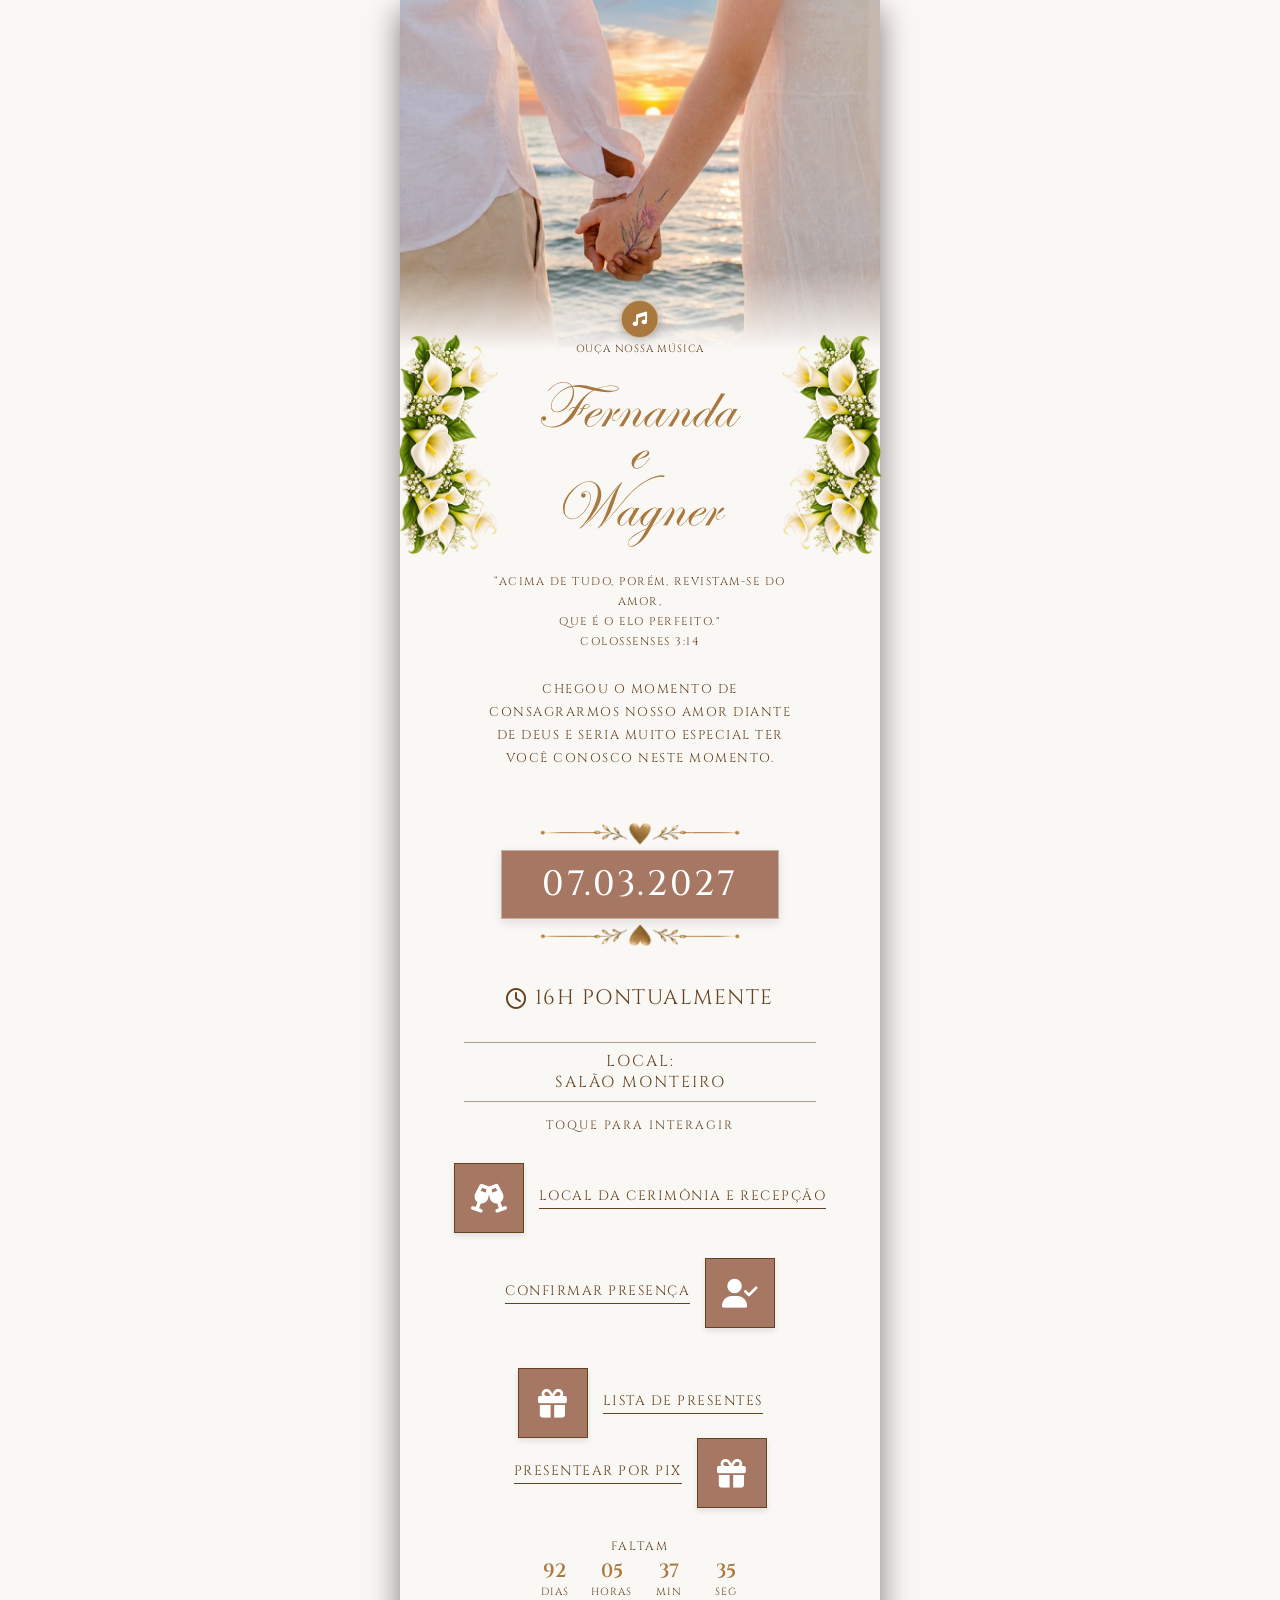
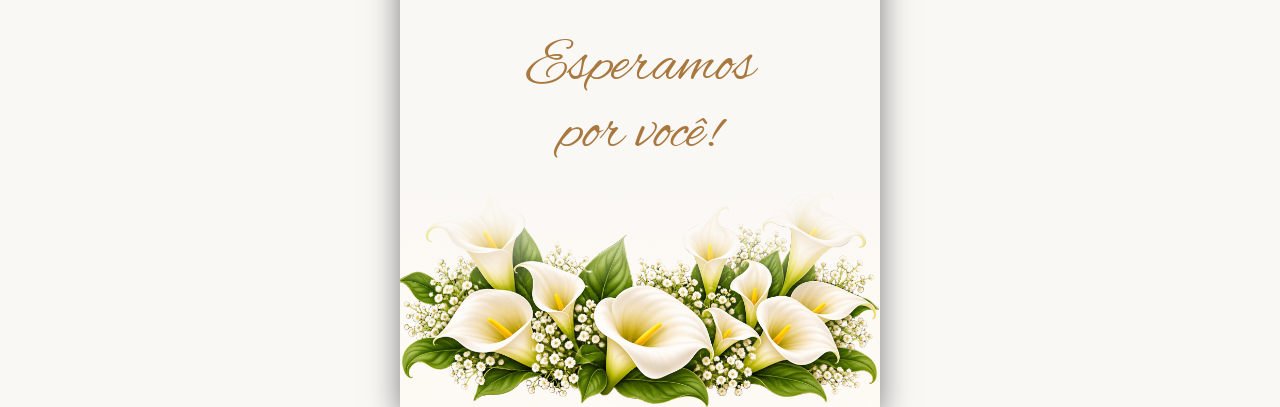
<file: index.html>
<html lang="pt-BR">
<head>
  <meta charset="UTF-8">
  <meta name="viewport" content="width=device-width, initial-scale=1.0">
  <title>Fernanda e Wagner</title>
  
  <!-- Google Fonts -->
  <link rel="preconnect" href="https://fonts.googleapis.com">
  <link rel="preconnect" href="https://fonts.gstatic.com" crossorigin>
  <link href="https://fonts.googleapis.com/css2?family=Alex+Brush&family=Cinzel:wght@400;500;600&display=swap" rel="stylesheet">
  
    <!-- Ícones do App/Navegador -->
  <link href="imagens/icon.png" rel="shortcut icon"/>
  <link href="imagens/icon-192.png" rel="icon" sizes="192x192"/>
  <link href="imagens/icon-180.png" rel="apple-touch-icon" sizes="180x180"/>
  
  <!-- FontAwesome -->
  <link rel="stylesheet" href="https://cdnjs.cloudflare.com/ajax/libs/font-awesome/6.4.0/css/all.min.css">

  <!-- CSS Local -->
  <link rel="stylesheet" href="./style.css">
</head>
<body>
   <!-- Música de fundo -->
<audio id="bg-music" loop src="audio/musica.webm"></audio>
<div class="card-container">

  <!-- FOTO DO TOPO -->
  <div class="top-photo-wrapper">
    <img src="imagens/foto-casal1.jpg" alt="Foto Casal Topo">
  </div>

  <!-- CONTEÚDO PRINCIPAL -->
  <div class="main-content">
    
    <!-- CONTAINER DOS NOMES COM A DECORAÇÃO -->
    <div class="names-container">
      <img src="imagens/arabesco-esquerda.png" alt="Detalhe" class="left-decoration">
      <img src="imagens/arabesco-direita.png" alt="Detalhe" class="right-decoration">
      <h1 class="couple-names">
      <img src="imagens/nomes.png" alt="nomes" class="couple-names">
      </h1>
      <!-- Bloco de Música com Texto -->
<div class="music-wrapper">
    <button id="music-btn" class="music-toggle-btn" aria-label="Tocar Música">
      <i class="fa-solid fa-music"></i>
    </button>
    <span class="music-label">Ouça nossa música</span>
  </div>
</div>
      
   <!-- Versículo Bíblico -->
<p class="versiculo-biblico">
  “Acima de tudo, porém, revistam-se do amor,<br>
  que é o elo perfeito."<br>
  Colossenses 3:14
</p>

<!-- Texto da Saudação -->
<p class="invitation-text">
  Chegou o momento de consagrarmos nosso amor diante de Deus e seria muito especial ter você conosco neste momento.
</p>

     <!-- SEÇÃO DA DATA COM DECORAÇÕES -->
    <div class="date-wrapper">
      <img src="imagens/arabesco-coracao-cima.png" alt="Decoração Topo" class="date-deco date-deco-top">

      <!-- DATA EM DESTAQUE -->
      <div class="date-badge">
        07.03.2027
      </div>

      <img src="imagens/arabesco-coracao-baixo.png" alt="Decoração Base" class="date-deco date-deco-bottom">
    </div>

    <!-- HORA -->
     <div class="time-text">
      <i class="far fa-clock"></i>
      <span>16H PONTUALMENTE</span>
    </div>
    
    <!-- LOCAL -->
    <div class="location-info">
      <div class="divider-line"></div>
      <p class="location-text">Local:<br>Salão monteiro</p>
      <div class="divider-line"></div>
    </div>

    <!-- INSTRUÇÃO -->
    <p class="touch-instruction">Toque para interagir</p>

    <!-- BOTÕES INTERATIVOS -->
    <div class="interactive-buttons">

      <!-- Botão 1: Local da Cerimônia (Igreja) -->
      <a href="https://digitalconvite.github.io/fernandaewagner/local-cerimonia.html" rel="noopener noreferrer" class="btn-row">
        <div class="icon-square">
          <i class="fas fa-glass-cheers"></i>
        </div>
        <span class="btn-label">Local da Cerimônia e recepção</span>
      </a>

      <!-- Botão 3: Confirmar Presença -->
      <a href="https://noivos.casar.com/nandaewagner#/rsvp" rel="noopener noreferrer" class="btn-row reverse">
        <div class="icon-square">
          <i class="fas fa-user-check"></i>
        </div>
        <span class="btn-label">Confirmar Presença</span>
      </div>

      <!-- Botão 4: Lista de presentes -->
      <a href="https://noivos.casar.com/nandaewagner#/presentes" rel="noopener noreferrer" class="btn-row">
        <div class="icon-square">
          <i class="fa-solid fa-gift"></i>
        </div>
        <span class="btn-label">Lista de presentes</span>
      </a>
      
       <!-- Botão 4: Lista de presentes -->
      <a href="https://digitalconvite.github.io/fernandaewagner/lista-de-presentes.html" rel="noopener noreferrer" class="btn-row reverse">
        <div class="icon-square">
          <i class="fa-solid fa-gift"></i>
        </div>
        <span class="btn-label">Presentear por Pix</span>
      </a>
      
      

    </div>
    
    <!-- CONTAGEM REGRESSIVA -->
<div class="countdown-container">
  <div class="countdown-title">FALTAM</div>
  <div class="countdown-timer" id="countdown">
    <div class="time-box">
      <span id="days">00</span>
      <small>dias</small>
    </div>
    <div class="time-box">
      <span id="hours">00</span>
      <small>horas</small>
    </div>
    <div class="time-box">
      <span id="minutes">00</span>
      <small>min</small>
    </div>
    <div class="time-box">
      <span id="seconds">00</span>
      <small>seg</small>
    </div>
  </div>
</div>

    <div class="waiting-text">
        Esperamos<br>por você!
      </div>

    <!-- FOTO DA PARTE INFERIOR -->
    <div class="bottom-section">
      <div class="bottom-photo-wrapper">
        <img src="imagens/foto-final.png" alt="flores douradas">
      </div>
    </div>

  </div>

  <!-- MODAL RSVP -->
  <div id="rsvpModal" class="modal">
    <div class="modal-content">
      <h3>Confirmação de Presença</h3>
      <form id="rsvpForm">
        
        <div class="form-group">
          <label for="nome">Seu Nome Completo:</label>
          <input type="text" id="nome" placeholder="Digite seu nome completo" required>
        </div>
        
        <div class="form-group">
          <label for="presencaCelebracao">Celebração:</label>
          <select id="presencaCelebracao" required>
            <option value="Sim, estarei presente na Celebração">Sim, estarei presente na Celebração</option>
            <option value="Não poderei ir à Celebração">Não poderei ir à Celebração</option>
          </select>
        </div>

        <div class="form-group">
          <label for="presencaRecepcao">Recepção / Festa:</label>
          <select id="presencaRecepcao" required>
            <option value="Sim, estarei presente na Recepção">Sim, estarei presente na Recepção</option>
            <option value="Não poderei ir à Recepção">Não poderei ir à Recepção</option>
          </select>
        </div>

        <div class="form-group">
          <label for="acompanhantes">Quantidade de Acompanhantes:</label>
          <input type="number" id="acompanhantes" placeholder="0" min="0" value="0">
        </div>

        <button type="submit" class="modal-btn">Enviar via WhatsApp</button>
        <button type="button" class="modal-btn btn-cancel" id="closeRsvpBtn">Fechar</button>
      </form>
    </div>
  </div>

  <!-- JavaScript Local -->
  <script src="./script.js"></script>
</body>
</html>
</file>
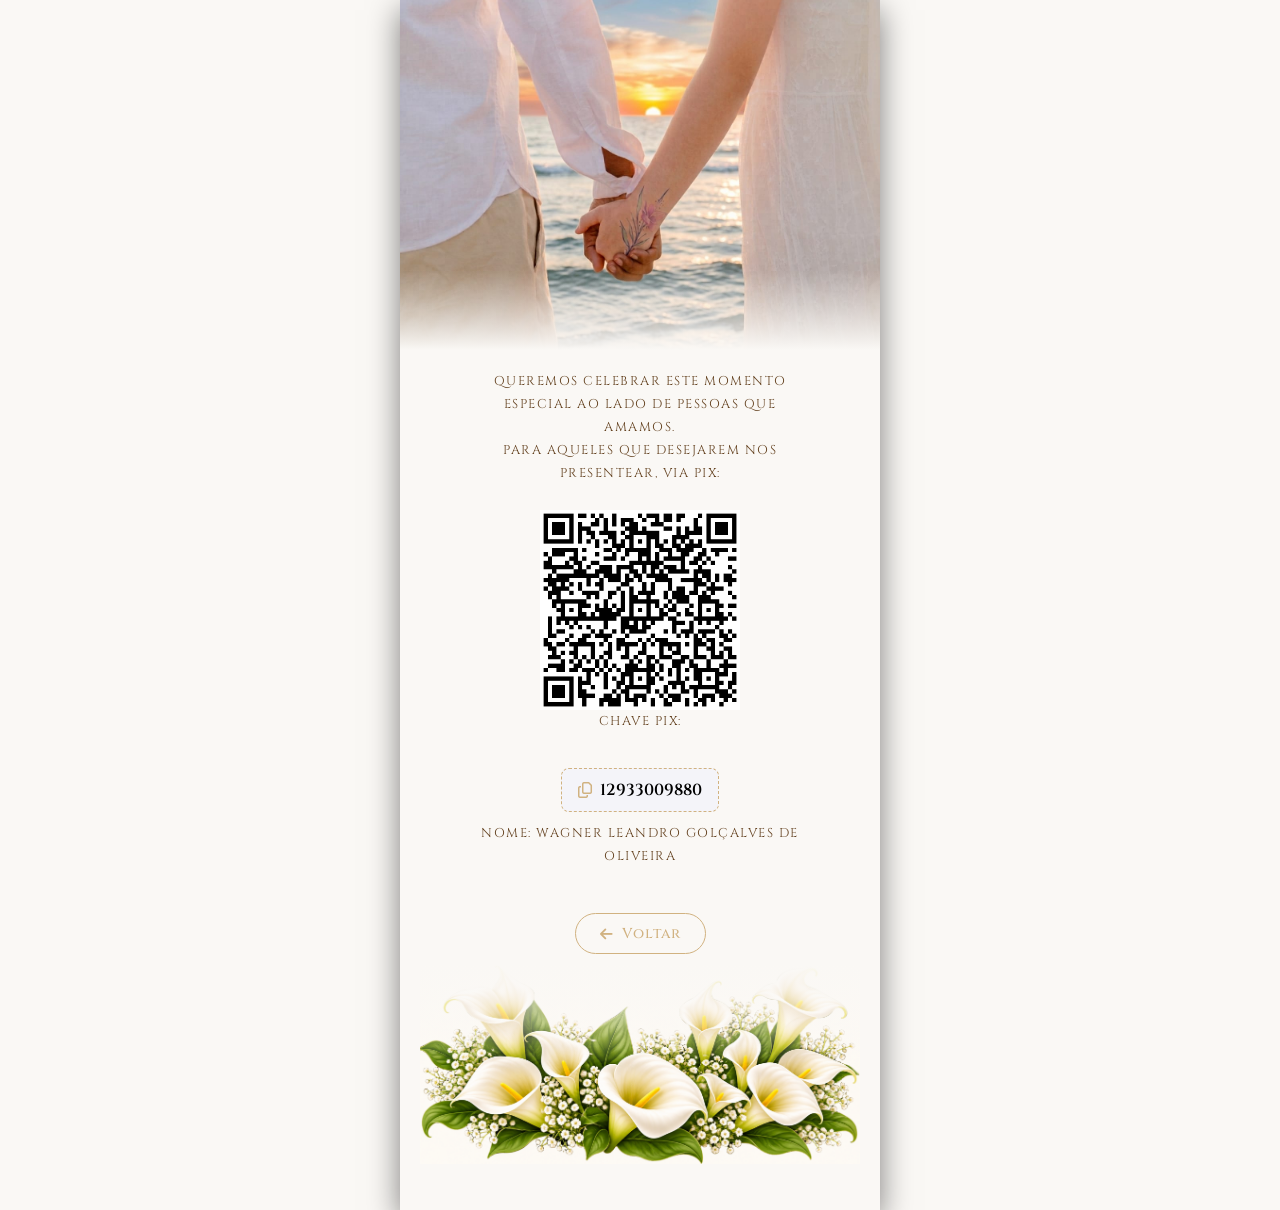
<file: lista-de-presentes.html>
<!DOCTYPE html>
<html lang="pt-BR">
<head>
  <meta charset="UTF-8">
  <meta name="viewport" content="width=device-width, initial-scale=1.0">
  <title>Fernanda e Wagner</title>
  
  <!-- Google Fonts -->
  <link rel="preconnect" href="https://fonts.googleapis.com">
  <link rel="preconnect" href="https://fonts.gstatic.com" crossorigin>
  <link href="https://fonts.googleapis.com/css2?family=Alex+Brush&family=Cinzel:wght@400;500;600&display=swap" rel="stylesheet">
  
  <!-- FontAwesome -->
  <link rel="stylesheet" href="https://cdnjs.cloudflare.com/ajax/libs/font-awesome/6.4.0/css/all.min.css">

  <!-- CSS Local -->
  <link rel="stylesheet" href="./style.css">

  <style>
    /* Estilos para destacar e dar feedback visual na chave Pix */
    .pix-box {
      display: inline-flex;
      align-items: center;
      justify-content: center;
      gap: 8px;
      background-color: #f4f4f9;
      border: 1px dashed #d1b280; /* Tom dourado elegante */
      padding: 10px 16px;
      border-radius: 8px;
      cursor: pointer;
      font-weight: 600;
      transition: all 0.2s ease;
      user-select: all;
      margin: 10px 0;
    }

    .pix-box:hover, .pix-box:active {
      background-color: #eef2e6;
      transform: scale(1.02);
    }

    .pix-box i {
      color: #d1b280;
    }

    .copied-toast {
      display: none;
      font-size: 0.85em;
      color: #2e7d32;
      font-weight: bold;
      margin-top: 4px;
    }

    /* Estilo do Botão Voltar */
    .btn-voltar-container {
      text-align: center;
      margin: 20px 0 10px 0;
    }

    .btn-voltar {
      display: inline-flex;
      align-items: center;
      justify-content: center;
      gap: 8px;
      background-color: transparent;
      color: #d1b280;
      border: 1px solid #d1b280;
      padding: 10px 24px;
      border-radius: 25px;
      text-decoration: none;
      font-family: 'Cinzel', serif;
      font-size: 0.9em;
      font-weight: 500;
      letter-spacing: 1px;
      transition: all 0.3s ease;
      cursor: pointer;
    }

    .btn-voltar:hover {
      background-color: #d1b280;
      color: #ffffff;
      transform: translateY(-2px);
      box-shadow: 0 4px 10px rgba(209, 178, 128, 0.3);
    }
  </style>
</head>
<body>
<div class="card-container">

  <!-- FOTO DO TOPO -->
  <div class="top-photo-wrapper">
    <img src="imagens/foto-casal1.jpg" alt="Foto Casal Topo">
  </div>
  
  <!-- CONTEÚDO PRINCIPAL -->
  <div class="main-content">
      
      <p class="invitation-text">
        Queremos celebrar este momento especial ao lado de pessoas que amamos.<br>
        Para aqueles que desejarem nos presentear, via pix:
      </p>

      <!-- FOTO DO QR CODE -->
      <img src="imagens/qrcode-pix.png" alt="Qr Code" style="width: 200px; height: auto;">

      <!-- ÁREA DA CHAVE PIX INTERATIVA -->
      <p class="invitation-text">
        CHAVE PIX:<br>
        <div class="pix-box" onclick="copyPix()" title="Clique para copiar">
          <i class="fa-regular fa-copy"></i>
          <span id="pixKey">12933009880</span>
        </div>
        <div id="toast" class="copied-toast">✓ Chave Pix copiada com sucesso!</div>
      </p>

      <p class="invitation-text">
        NOME: Wagner Leandro Golçalves de Oliveira
      </p>

     <!-- BOTÃO VOLTAR -->
      <div class="btn-voltar-container">
        <a href="https://digitalconvite.github.io/fernandaewagner" class="btn-voltar">
          <i class="fa-solid fa-arrow-left"></i> Voltar
        </a>
      </div>

      <!-- FOTO DA PARTE INFERIOR -->
      <div class="bottom-section">
        <div class="bottom-photo-wrapper">
          <img src="imagens/foto-final.png" alt="flores douradas">
        </div>
      </div>

  </div>
</div>

<!-- SCRIPT DE CÓPIA DA CHAVE PIX -->
<script>
  function copyPix() {
    const pixText = document.getElementById("pixKey").innerText;
    
    // Copia para a área de transferência do usuário
    navigator.clipboard.writeText(pixText).then(() => {
      const toast = document.getElementById("toast");
      toast.style.display = "block";
      
      // Oculta a mensagem de "copiado" após 2.5 segundos
      setTimeout(() => {
        toast.style.display = "none";
      }, 2500);
    }).catch(err => {
      console.error("Erro ao copiar: ", err);
    });
  }
</script>

</body>
</html>
</file>
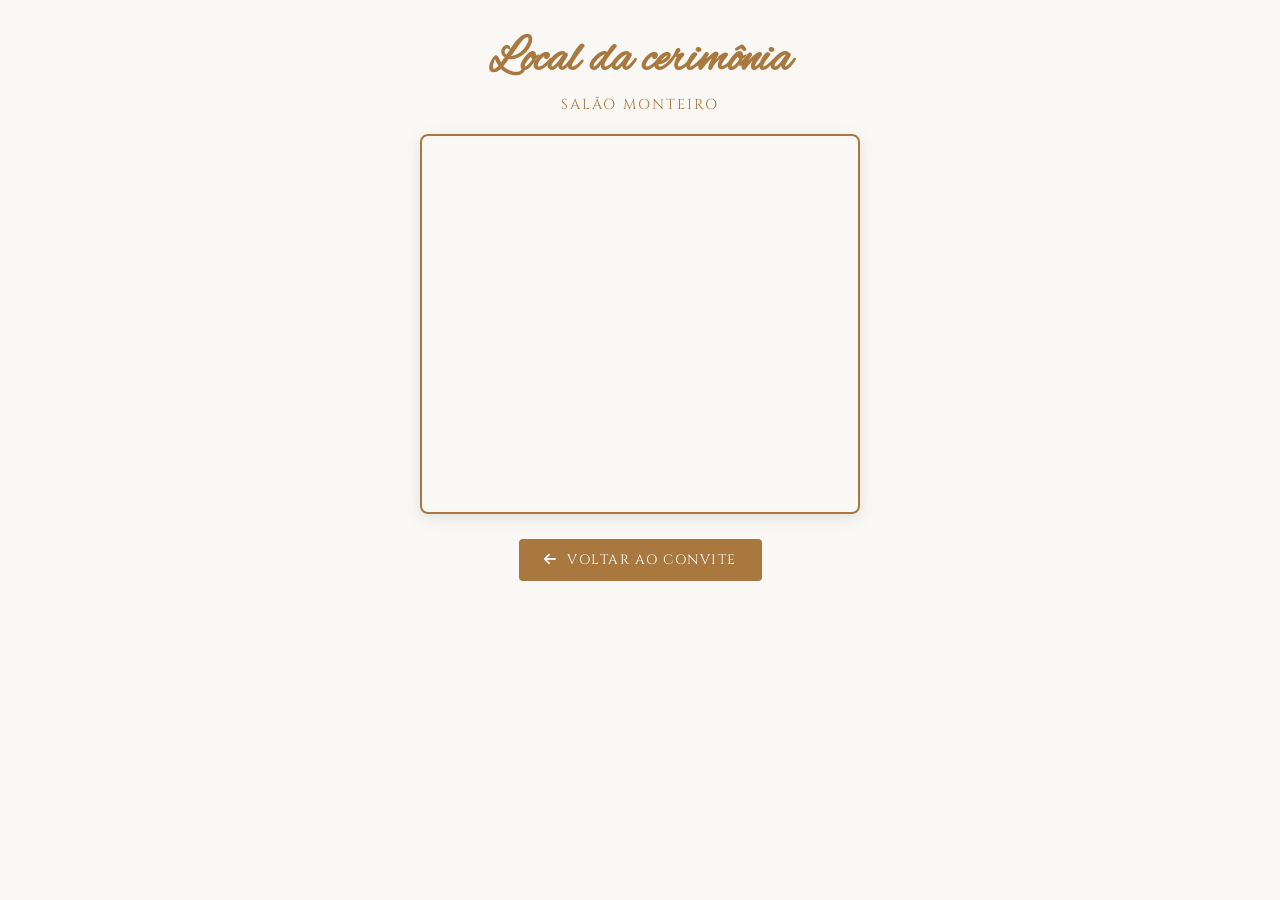
<file: local-cerimonia.html>
<!DOCTYPE html>
<html lang="pt-BR">
<head>
  <meta charset="UTF-8">
  <meta name="viewport" content="width=device-width, initial-scale=1.0">
  <title>Cerimônia</title>
  
  <!-- Google Fonts & FontAwesome -->
  <link rel="preconnect" href="https://fonts.googleapis.com">
  <link rel="preconnect" href="https://fonts.gstatic.com" crossorigin>
  <link href="https://fonts.googleapis.com/css2?family=Alex+Brush&family=Cinzel:wght@400;500;600&display=swap" rel="stylesheet">
  <link rel="stylesheet" href="https://cdnjs.cloudflare.com/ajax/libs/font-awesome/6.4.0/css/all.min.css">

  <!-- Estilos da página de localização -->
  <style>
    :root {
      --bg-color: #FAF8F5;
      --primary-color: #A8783F;
      --text-gold: #A8783F;
      --font-cursive: 'Alex Brush', cursive;
      --font-serif: 'Cinzel', serif;
    }

    * {
      box-sizing: border-box;
      margin: 0;
      padding: 0;
    }

    body {
      background-color: var(--bg-color);
      font-family: var(--font-serif);
      color: var(--text-gold);
      min-height: 100vh;
      display: flex;
      justify-content: center;
      align-items: flex-start;
    }

    .page-container {
      width: 100%;
      max-width: 480px;
      padding: 30px 20px;
      text-align: center;
      display: flex;
      flex-direction: column;
      align-items: center;
    }

    .title {
      font-family: var(--font-cursive);
      font-size: 3rem;
      color: var(--primary-color);
      margin-bottom: 5px;
    }

    .subtitle {
      font-size: 0.9rem;
      letter-spacing: 2px;
      text-transform: uppercase;
      margin-bottom: 20px;
    }

    .map-frame {
      width: 100%;
      height: 380px;
      border: 2px solid var(--primary-color);
      border-radius: 8px;
      overflow: hidden;
      box-shadow: 0 4px 15px rgba(0, 0, 0, 0.1);
      margin-bottom: 25px;
    }

    .map-frame iframe {
      width: 100%;
      height: 100%;
      border: 0;
    }

    /* Botão de Voltar ao Convite */
    .back-btn {
      display: inline-flex;
      align-items: center;
      gap: 10px;
      background-color: var(--primary-color);
      color: #FFFFFF;
      text-decoration: none;
      padding: 12px 25px;
      border-radius: 4px;
      font-size: 0.85rem;
      letter-spacing: 1.5px;
      text-transform: uppercase;
      transition: transform 0.2s ease, background-color 0.2s ease;
    }

    .back-btn:hover {
      transform: scale(1.03);
    }
  </style>
</head>
<body>

  <div class="page-container">
    <h1 class="title">Local da cerimônia</h1>
    <p class="subtitle">Salão Monteiro</p>

    <!-- MAPA INCORPORADO DO GOOGLE MAPS (Entrar no google maps, digitar o local, compartilhar e escoher opção incorporar um mapa e copiar apenas o link) -->
    <div class="map-frame">
      <iframe 
        src="https://www.google.com/maps/embed?pb=!1m18!1m12!1m3!1d3672.588272014815!2d-45.56738332374147!3d-23.002163041288565!2m3!1f0!2f0!3f0!3m2!1i1024!2i768!4f13.1!3m3!1m2!1s0x94ccf99dfaf14e39%3A0xa3ca28926e716cee!2sSal%C3%A3o%20de%20Festa%20Monteiro!5e0!3m2!1spt-BR!2sbr!4v1795443121341!5m2!1spt-BR!2sbr" width="600" height="450" style="border:0;" allowfullscreen="" loading="lazy" referrerpolicy="strict-origin-when-cross-origin" 
        loading="lazy" 
        referrerpolicy="no-referrer-when-downgrade">
      </iframe>
    </div>

    <!-- BOTÃO PARA VOLTAR -->
    <a href="./index.html" class="back-btn">
      <i class="fas fa-arrow-left"></i>
      Voltar ao Convite
    </a>
  </div>

</body>
</html>
</file>
<file: style.css>
:root {
  --bg-color: #FAF8F5;
  --primary-color: #A8783F;
  --text-gold: #654321;
  --text-dark: #654321;
  --second-color: #a67763;
  --font-cursive: 'Alex Brush', cursive;
  --font-serif: 'Cinzel', serif;
}

* {
  box-sizing: border-box;
  margin: 0;
  padding: 0;
}

html, body {
  width: 100%;
  min-height: 100vh;
  background-color: #faf8f5;
  font-family: var(--font-serif);
  overflow-x: hidden;
  display: flex;
  justify-content: center;
  align-items: flex-start;
}

/* Container do Convite */
.card-container {
  width: 100%;
  max-width: 480px;
  background-color: var(--bg-color);
  position: relative;
  display: flex;
  flex-direction: column;
  align-items: center;
  text-align: center;
  box-shadow: 0 10px 30px rgba(0,0,0,0.5);
  min-height: 100vh;
}

/* Foto do Topo */
.top-photo-wrapper {
  width: 100%;
  height: 350px;
  position: relative;
  overflow: hidden;
}

.top-photo-wrapper img {
  width: 100%;
  height: 100%;
  object-fit: cover;
}

.top-photo-wrapper::after {
  content: '';
  position: absolute;
  bottom: 0;
  left: 0;
  width: 100%;
  height: 80px;
  background: linear-gradient(to bottom, rgba(250,248,245,0) 0%, var(--bg-color) 100%);
}

/* Conteúdo Central */
.main-content {
  padding: 20px 20px 40px;
  width: 100%;
  display: flex;
  flex-direction: column;
  align-items: center;
}

.names-container {
  position: relative;
  display: flex;
  justify-content: center;
  align-items: center;
  width: 50%;
  margin: 5px 0 20px;
}

.left-decoration {
  position: absolute;
  left: -60%;
  top: -40px;
  width: 100px;
  height: auto;
  pointer-events: none;
}

.right-decoration {
  position: absolute;
  right: -60%;
  top: -40px;
  width: 100px;
  height: auto;
  pointer-events: none;
}

.names-container .couple-names {
  margin: 0;
}

.couple-names {
  font-family: var(--font-cursive);
  font-size: 3.8rem;
  color: var(--primary-color);
  line-height: 1.1;
  margin: 10px 0 20px;
  font-weight: normal;
}

.couple-names span {
  display: block;
  font-size: 2.2rem;
  margin: -5px 0;
}

.versiculo-biblico {
  font-size: 0.7rem;
  color: var(--text-gold);
  letter-spacing: 1.5px;
  line-height: 1.8;
  max-width: 320px;
  text-transform: uppercase;
  margin-bottom: 25px;
}

.invitation-text {
  font-size: 0.8rem;
  color: var(--text-gold);
  letter-spacing: 1.5px;
  line-height: 1.8;
  max-width: 320px;
  text-transform: uppercase;
  margin-bottom: 25px;
}

.information-extra {
  font-size: 0.8rem;
  color: var(--text-gold);
  letter-spacing: 1.5px;
  line-height: 1.8;
  max-width: 320px;
  text-transform: uppercase;
  margin-bottom: 25px;
}

.location-info {
  width: 100%;
  margin-bottom: 15px;
}

.divider-line {
  width: 80%;
  height: 1px;
  background-color: var(--text-gold);
  opacity: 0.5;
  margin: 0 auto;
}

.location-text {
  font-size: 0.99rem;
  color: var(--text-gold);
  letter-spacing: 2px;
  padding: 8px 0;
  text-transform: uppercase;
}

/* Horário do Evento - Garante a cor dourada no texto e ícone */
.time-text {
  display: flex;
  align-items: center;
  justify-content: center;
  gap: 6px;
  font-size: 1.3rem;
  color: var(--text-gold);
  letter-spacing: 1.5px;
  margin-bottom: 30px;
}

.time-text i,
.time-text span {
  color: var(--text-gold);
}

.date-wrapper {
  display: flex;
  flex-direction: column;
  align-items: center;
  justify-content: center;
  width: 100%;
  margin: 20px 0 30px;
}

.date-wrapper .date-badge {
  margin: 1px 0;
}

.date-badge {
  background-color: var(--second-color);
  color: #FFFFFF;
  font-size: 2.2rem;
  font-weight: 500;
  padding: 10px 40px;
  letter-spacing: 3px;
  border: 1px solid rgba(255,255,255,0.4);
  box-shadow: 0 4px 10px rgba(0,0,0,0.1);
  position: relative;
}

.date-deco {
  width: 220px;
  height: auto;
  object-fit: contain;
  pointer-events: none;
}

.date-deco-top {
  margin-bottom: 2px;
}

.date-deco-bottom {
  margin-top: 2px;
}

.touch-instruction {
  font-size: 0.75rem;
  color: var(--text-gold);
  letter-spacing: 2px;
  text-transform: uppercase;
  margin-bottom: 30px;
}

.interactive-buttons {
  width: 100%;
  display: flex;
  flex-direction: column;
  gap: 25px;
  margin-bottom: 40px;
}

.btn-row {
  display: flex;
  align-items: center;
  justify-content: center;
  gap: 15px;
  text-decoration: none;
  cursor: pointer;
  transition: transform 0.2s ease;
}

.btn-row.reverse {
  flex-direction: row-reverse;
}

.btn-row:hover {
  transform: scale(1.03);
}

.icon-square {
  width: 70px;
  height: 70px;
  background-color: var(--second-color);
  border: 1px solid var(--text-dark);
  display: flex;
  align-items: center;
  justify-content: center;
  color: #FFFFFF;
  font-size: 1.8rem;
  box-shadow: 0 3px 6px rgba(0,0,0,0.1);
}

.btn-label {
  font-size: 0.85rem;
  color: var(--text-gold);
  letter-spacing: 1.5px;
  text-transform: uppercase;
  position: relative;
  padding-bottom: 4px;
}

.btn-label::after {
  content: '';
  position: absolute;
  bottom: 0;
  left: 0;
  width: 100%;
  height: 1px;
  background-color: var(--text-gold);
}

/* Foto Rodapé */
.bottom-section {
  width: 100%;
  position: relative;
}

.bottom-photo-wrapper {
  width: 100%;
  height: 100%;
  position: relative;
}

.bottom-photo-wrapper img {
  width: 100%;
  height: 100%;
  object-fit: cover;
}

.bottom-photo-wrapper::before {
  content: '';
  position: absolute;
  top: 0;
  left: 0;
  width: 100%;
  height: 100px;
  background: linear-gradient(to top, rgba(250,248,245,0) 0%, var(--bg-color) 100%);
}

.waiting-text {
  font-family: var(--font-cursive);
  font-size: 3.8rem;
  color: var(--primary-color);
  line-height: 1.1;
  margin: 10px 0 20px;
  font-weight: normal;
}

.waiting-text span {
  display: block;
  font-size: 2.2rem;
  margin: -5px 0;
}

/* Modal RSVP Corrigido */
.modal {
  display: none;
  position: fixed;
  top: 0;
  left: 0;
  width: 100%;
  height: 100vh;
  background: rgba(0, 0, 0, 0.7);
  z-index: 9999;
  justify-content: center;
  align-items: center;
  padding: 15px;
}

.modal-content {
  background: var(--bg-color);
  padding: 25px 20px;
  border-radius: 8px;
  width: 100%;
  max-width: 380px;
  max-height: 90vh;
  overflow-y: auto;
  text-align: center;
  box-shadow: 0 5px 20px rgba(0,0,0,0.4);
  border: 1px solid var(--primary-color);
  position: relative;
  z-index: 10000;
}

.modal-content h3 {
  color: var(--primary-color);
  font-family: var(--font-serif);
  margin-bottom: 15px;
  font-size: 1.3rem;
}

.modal-content .form-group {
  display: flex;
  flex-direction: column;
  text-align: left;
  margin-bottom: 12px;
  width: 100%;
}

.modal-content label {
  font-size: 0.8rem;
  color: var(--text-dark);
  margin-bottom: 4px;
  font-weight: bold;
  letter-spacing: 0.5px;
}

.modal-content input, 
.modal-content select {
  width: 100%;
  padding: 10px;
  border: 1px solid var(--text-gold);
  background: #FFFFFF;
  font-family: var(--font-serif);
  font-size: 0.9rem;
  border-radius: 4px;
  color: #333;
  outline: none;
  cursor: pointer;
}

.modal-content input[type="text"],
.modal-content input[type="number"] {
  cursor: text;
}

.modal-btn {
  background: var(--primary-color);
  color: #FFF;
  border: none;
  padding: 12px;
  margin-top: 10px;
  cursor: pointer;
  width: 100%;
  font-family: var(--font-serif);
  font-size: 0.9rem;
  border-radius: 4px;
  letter-spacing: 1px;
}

.modal-btn.btn-cancel {
  background: #888888;
  margin-top: 8px;
}

/* Adaptativo para Celulares */
@media screen and (max-width: 600px) {
  html, body {
    background-color: var(--bg-color);
  }

  .card-container {
    max-width: 100%;
    box-shadow: none;
  }

  .top-photo-wrapper,
  .bottom-photo-wrapper {
    height: 50vh;
  }
}

/* Container de Música centralizado em cima */
.music-wrapper {
  position: absolute;
  left: 50%;
  top: -75px;
  transform: translateX(-50%);
  display: flex;
  flex-direction: column;
  align-items: center;
  z-index: 10;
}

.music-toggle-btn {
  width: 38px;
  height: 38px;
  border-radius: 50%;
  background-color: var(--primary-color);
  color: #ffffff;
  border: 1px solid rgba(255, 255, 255, 0.5);
  box-shadow: 0 3px 8px rgba(0, 0, 0, 0.2);
  cursor: pointer;
  display: flex;
  align-items: center;
  justify-content: center;
  font-size: 0.9rem;
  transition: transform 0.2s ease, background-color 0.2s ease;
}

.music-toggle-btn:hover {
  transform: scale(1.1);
}

.music-toggle-btn.playing {
  animation: pulse 2s infinite;
}

/* Texto abaixo do botão */
.music-label {
  font-size: 0.65rem;
  color: var(--text-gold);
  letter-spacing: 0.8px;
  text-transform: uppercase;
  margin-top: 4px;
  white-space: nowrap;
  font-family: var(--font-serif);
}

@keyframes pulse {
  0% { box-shadow: 0 0 0 0 rgba(168, 120, 63, 0.7); }
  70% { box-shadow: 0 0 0 10px rgba(168, 120, 63, 0); }
  100% { box-shadow: 0 0 0 0 rgba(168, 120, 63, 0); }
}

/* Estilos da Contagem Regressiva */
.countdown-container {
  display: flex;
  flex-direction: column;
  align-items: center;
  margin: -10px 0 25px; /* Ajuste a margem se preferir mais distante ou próximo */
}

.countdown-title {
  font-size: 0.75rem;
  color: var(--text-gold, #A8783F);
  letter-spacing: 2px;
  margin-bottom: 8px;
  font-family: var(--font-serif, serif);
}

.countdown-timer {
  display: flex;
  gap: 12px;
}

.time-box {
  display: flex;
  flex-direction: column;
  align-items: center;
  min-width: 45px;
}

.time-box span {
  font-size: 1.2rem;
  font-weight: 600;
  color: var(--primary-color, #A8783F);
  font-family: var(--font-serif, serif);
  line-height: 1;
}

.time-box small {
  font-size: 0.65rem;
  color: var(--text-gold, #A8783F);
  text-transform: uppercase;
  letter-spacing: 1px;
  margin-top: 4px;
}
</file>
